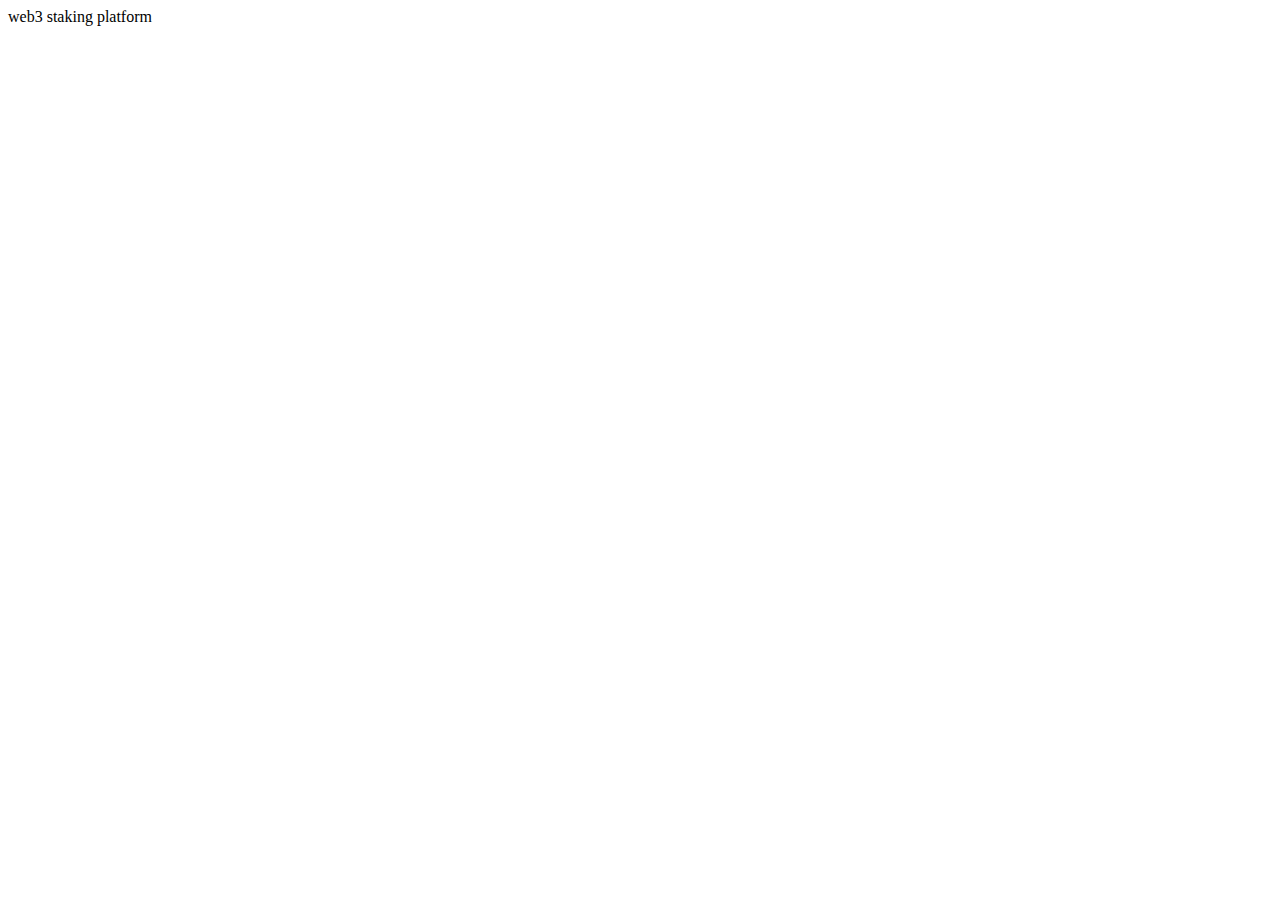
<file: index.html>
<!DOCTYPE html>
<html lang="en">

<head>
    <meta charset="UTF-8">
    <meta http-equiv="X-UA-Compatible" content="IE=edge">
    <meta name="viewport" content="width=device-width, initial-scale=1.0">
    <title>Stak3s</title>
</head>

<body>
    web3 staking platform
</body>

</html>
</file>
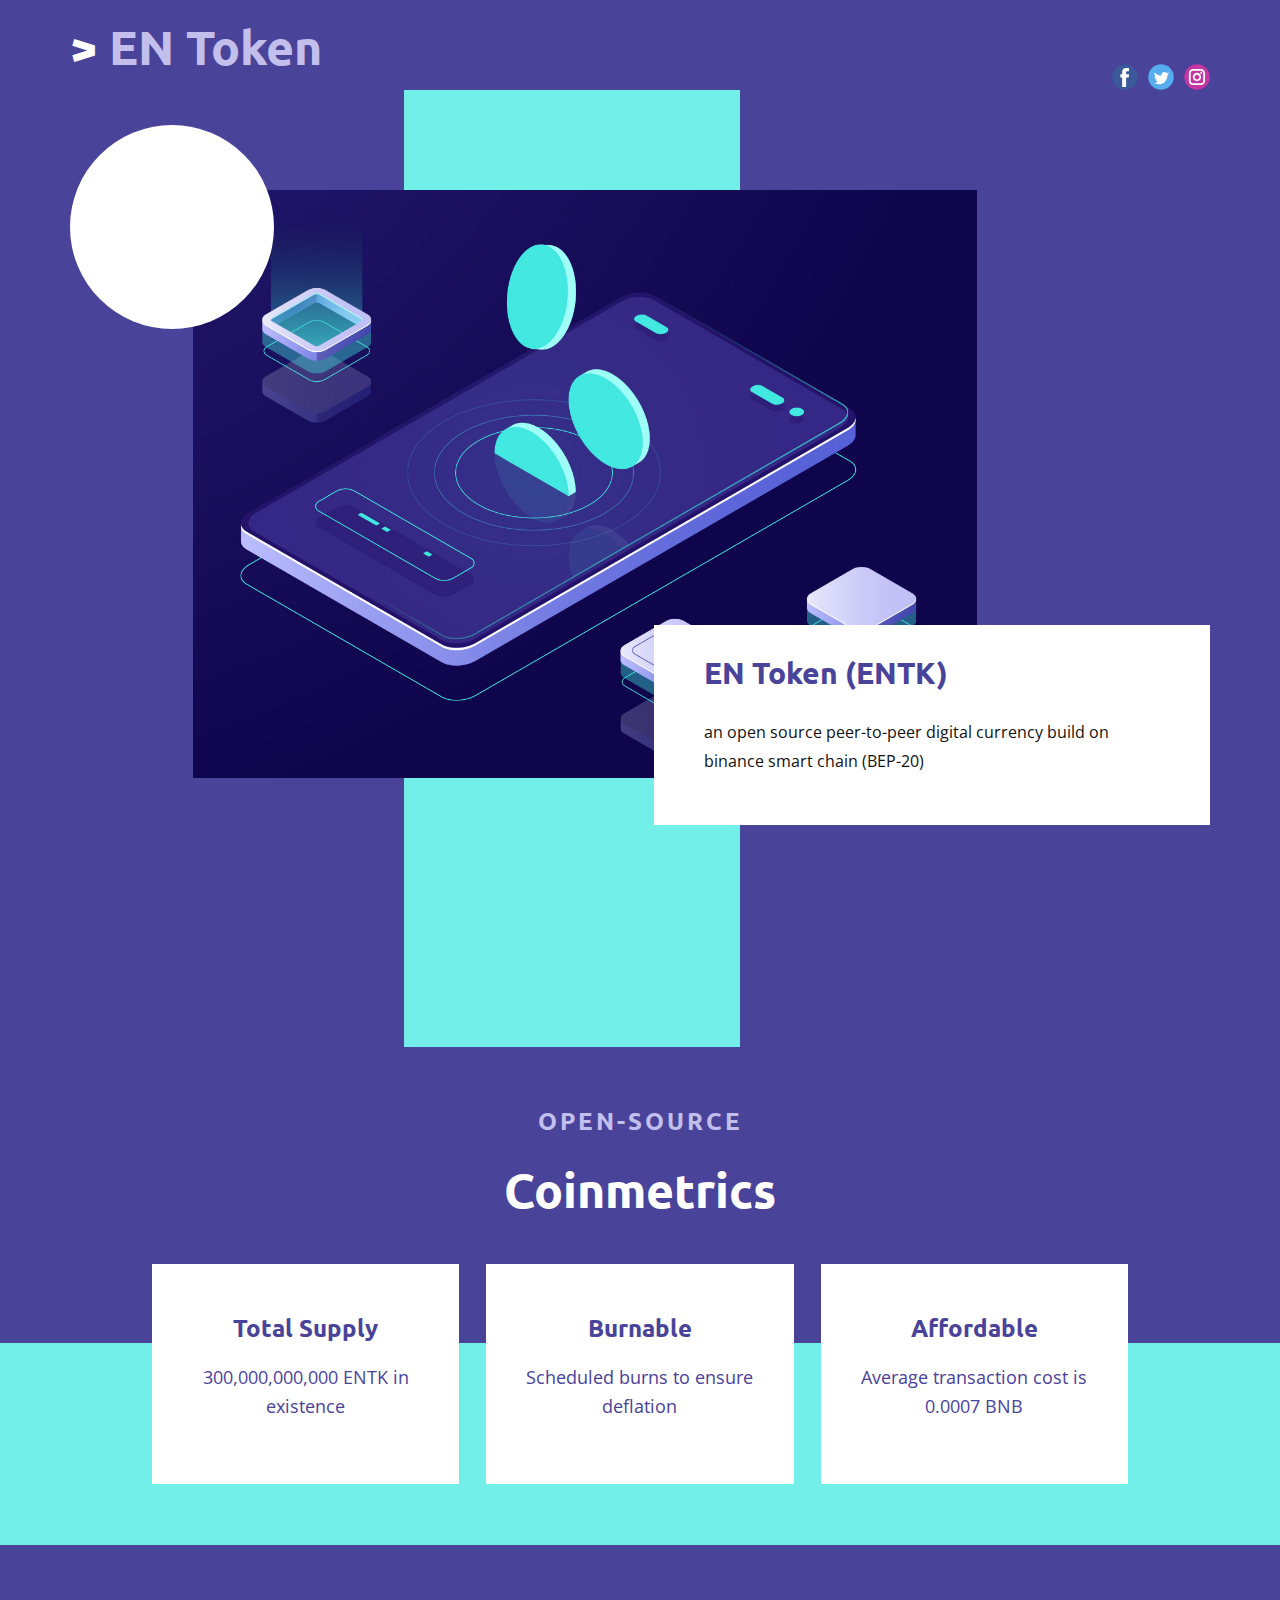
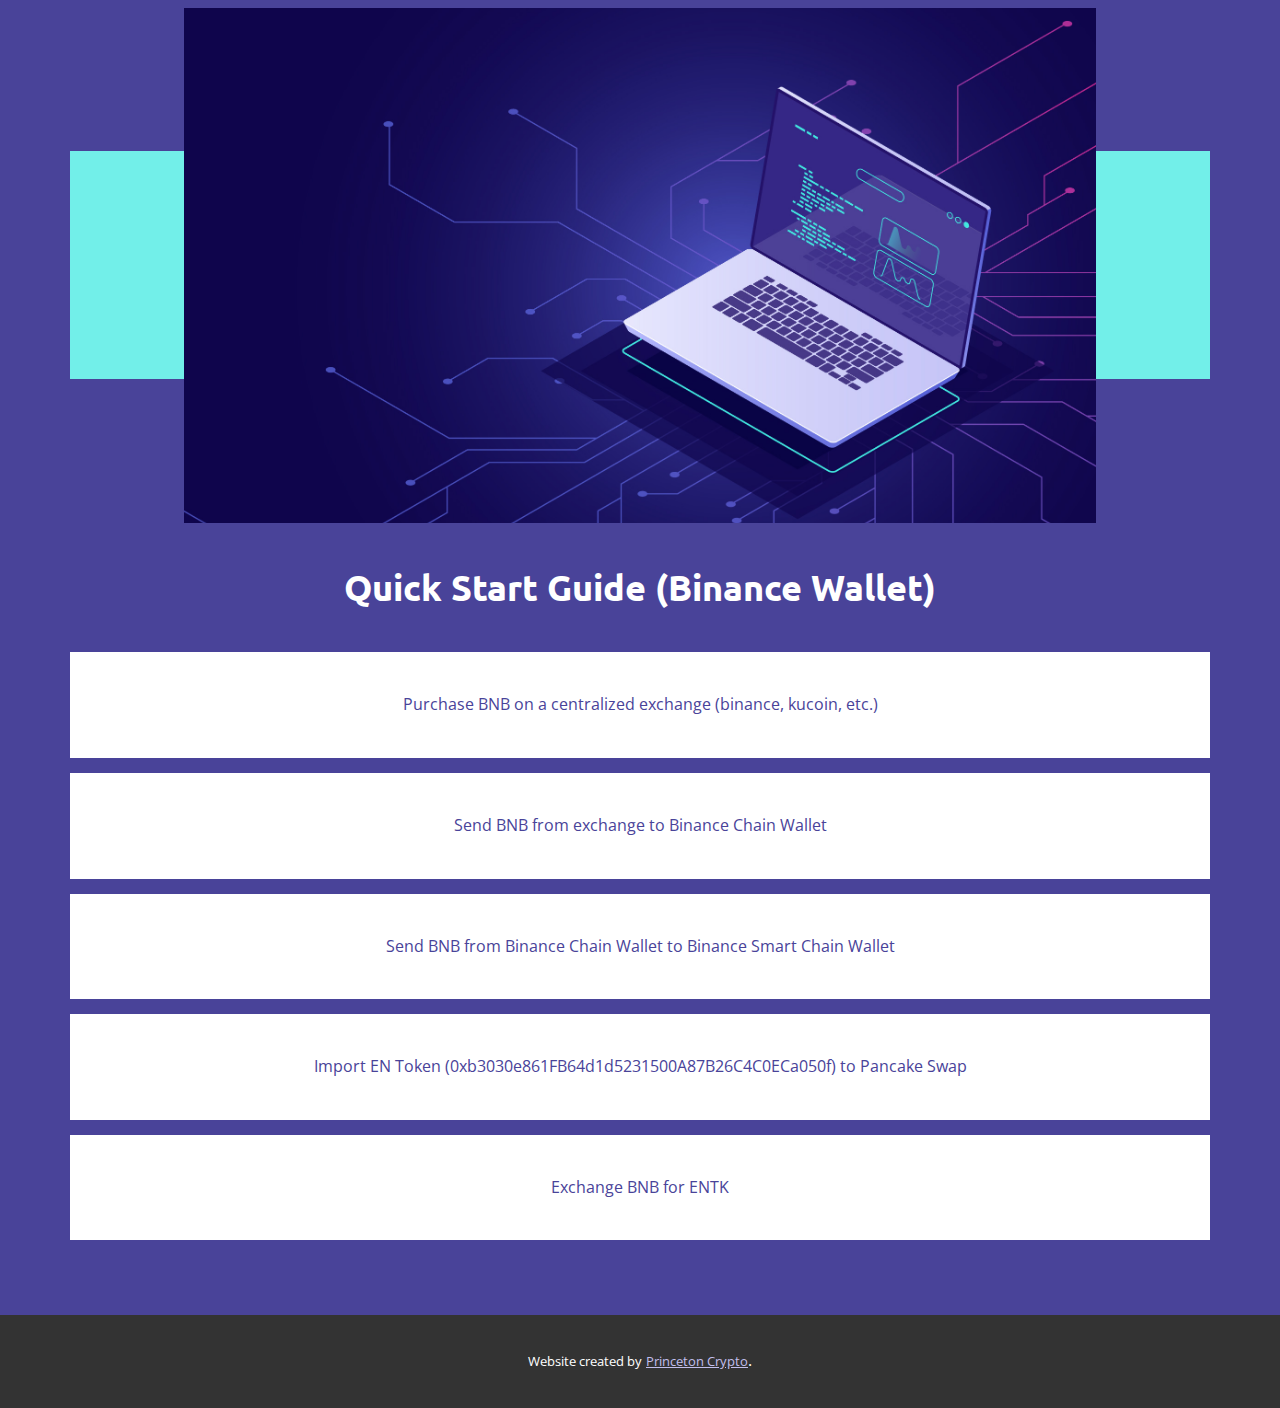
<file: entoken/index.html>
<html style="font-size: 16px;" class="u-responsive-xl">

<head>
    <meta name="viewport" content="width=device-width, initial-scale=1.0">
    <meta charset="utf-8">
    <meta name="keywords" content="Data Visualization">
    <meta name="description" content="">
    <meta name="page_type" content="np-template-header-footer-from-plugin">
    <title>EN Token</title>
    <link rel="stylesheet" href="nicepage.css" media="screen">
    <script class="u-script" type="text/javascript" src="//static.nicepage.com/shared/assets/jquery-1.9.1.min.js"
        defer=""></script>
    <script class="u-script" type="text/javascript"
        src="//capp.nicepage.com/c699e78b6b83a4d2296334b41c32e7ec31dfd1c9/nicepage.js" defer=""></script>
    <meta name="generator" content="Nicepage 3.11.0, nicepage.com">
    <link id="u-theme-google-font" rel="stylesheet"
        href="https://fonts.googleapis.com/css?family=Ubuntu:300,300i,400,400i,500,500i,700,700i|Open+Sans:300,300i,400,400i,600,600i,700,700i,800,800i">
    <link id="u-page-google-font" rel="stylesheet"
        href="https://fonts.googleapis.com/css?family=Ubuntu:300,300i,400,400i,500,500i,700,700i|PT+Sans:400,400i,700,700i">
    <style class="u-style">
        .u-section-2 {
            background-image: none;
        }

        .u-section-2 .u-sheet-1 {
            min-height: 957px;
        }

        .u-section-2 .u-shape-1 {
            width: 336px;
            left: 334px;
            background-image: none;
            right: auto;
        }

        .u-section-2 .u-image-1 {
            width: 784px;
            height: 588px;
            margin: 100px auto 0 123px;
        }

        .u-section-2 .u-group-1 {
            width: 556px;
            min-height: 348px;
            margin: -153px 0 0 auto;
        }

        .u-section-2 .u-container-layout-1 {
            padding: 30px 50px;
        }

        .u-section-2 .u-text-1 {
            font-weight: 700;
            font-size: 1.875rem;
            margin: 0;
        }

        .u-section-2 .u-text-2 {
            line-height: 1.8;
            margin: 27px 0 0;
        }

        .u-section-2 .u-btn-1 {
            border-style: none none solid;
            padding: 0;
        }

        .u-section-2 .u-text-3 {
            margin: 20px 226px 0 0;
        }

        .u-section-2 .u-btn-2 {
            border-style: none none solid;
            padding: 0;
        }

        .u-section-2 .u-btn-3 {
            letter-spacing: 2px;
            text-transform: uppercase;
            font-weight: 700;
            border-style: none;
            background-image: none;
            margin: 20px auto 0 0;
        }

        .u-section-2 .u-shape-2 {
            width: 204px;
            height: 204px;
            background-image: none;
            margin: -833px auto 60px 0;
        }

        @media (max-width: 1199px) {
            .u-section-2 .u-shape-1 {
                left: 246px;
            }

            .u-section-2 .u-image-1 {
                width: 762px;
                height: 507px;
                margin-top: 117px;
                margin-left: auto;
            }

            .u-section-2 .u-group-1 {
                margin-top: -88px;
            }
        }

        @media (max-width: 991px) {
            .u-section-2 .u-sheet-1 {
                min-height: 100vh;
            }

            .u-section-2 .u-shape-1 {
                width: 304px;
                left: 183px;
            }

            .u-section-2 .u-image-1 {
                width: 599px;
                height: 449px;
                margin-top: 109px;
                margin-right: 50px;
            }

            .u-section-2 .u-group-1 {
                width: 466px;
                margin-top: -55px;
            }

            .u-section-2 .u-container-layout-1 {
                padding-left: 30px;
                padding-right: 30px;
            }

            .u-section-2 .u-text-3 {
                margin-right: 136px;
            }

            .u-section-2 .u-shape-2 {
                width: 170px;
                height: 170px;
                margin-top: -800px;
            }
        }

        @media (max-width: 767px) {
            .u-section-2 .u-sheet-1 {
                min-height: 866px;
            }

            .u-section-2 .u-shape-1 {
                width: 232px;
                height: 868px;
                left: auto;
                bottom: auto;
                right: auto;
                top: auto;
                margin: 0 125px 0 auto;
            }

            .u-section-2 .u-image-1 {
                width: 453px;
                height: 340px;
                margin-top: -759px;
                margin-right: 36px;
            }

            .u-section-2 .u-group-1 {
                width: 415px;
                min-height: 384px;
                margin-top: -47px;
            }

            .u-section-2 .u-text-3 {
                margin-right: 85px;
            }

            .u-section-2 .u-shape-2 {
                width: 138px;
                height: 138px;
                margin-top: -735px;
            }
        }

        @media (max-width: 575px) {
            .u-section-2 .u-sheet-1 {
                min-height: 869px;
            }

            .u-section-2 .u-shape-1 {
                width: 242px;
                left: 4px;
                right: auto;
                height: auto;
                margin: initial;
            }

            .u-section-2 .u-image-1 {
                width: 318px;
                height: 243px;
                margin-top: 109px;
                margin-right: 0;
            }

            .u-section-2 .u-group-1 {
                width: 318px;
                min-height: 386px;
                margin-top: 50px;
            }

            .u-section-2 .u-text-1 {
                font-size: 1.25rem;
            }

            .u-section-2 .u-text-3 {
                margin-right: 50px;
            }

            .u-section-2 .u-shape-2 {
                width: 116px;
                height: 116px;
                margin-top: -737px;
            }
        }
    </style>
    <style class="u-style">
        .u-section-3 {
            background-image: none;
            min-height: 792px;
        }

        .u-section-3 .u-text-1 {
            text-transform: uppercase;
            letter-spacing: 3px;
            font-style: normal;
            margin: 60px 162px 0;
        }

        .u-section-3 .u-text-2 {
            text-transform: none;
            font-weight: 600;
            font-size: 3rem;
            margin: 27px 162px 0;
        }

        .u-section-3 .u-shape-1 {
            height: 202px;
            margin-top: 128px;
            margin-bottom: 0;
        }

        .u-section-3 .u-list-1 {
            min-height: 351px;
            grid-template-columns: repeat(3, calc(33.3333% - 18px));
            width: 976px;
            grid-gap: 27px;
            margin: -281px auto 0;
        }

        .u-section-3 .u-list-item-1 {
            background-image: none;
        }

        .u-section-3 .u-container-layout-1 {
            padding: 20px;
        }

        .u-section-3 .u-image-1 {
            height: 228px;
            margin-top: 0;
            margin-bottom: 0;
            margin-left: 0;
        }

        .u-section-3 .u-text-3 {
            font-weight: 700;
            margin-top: 30px;
            margin-bottom: 0;
            margin-left: 0;
        }

        .u-section-3 .u-text-4 {
            margin-top: 20px;
            margin-bottom: 0;
            font-size: 1.125rem;
            margin-left: 0;
        }

        .u-section-3 .u-list-item-2 {
            background-image: none;
        }

        .u-section-3 .u-container-layout-2 {
            padding: 20px;
        }

        .u-section-3 .u-image-2 {
            height: 228px;
            margin-top: 0;
            margin-bottom: 0;
            margin-left: 0;
        }

        .u-section-3 .u-text-5 {
            font-weight: 700;
            margin-top: 30px;
            margin-bottom: 0;
            margin-left: 0;
        }

        .u-section-3 .u-text-6 {
            margin-top: 20px;
            margin-bottom: 0;
            font-size: 1.125rem;
            margin-left: 0;
        }

        .u-section-3 .u-list-item-3 {
            background-image: none;
        }

        .u-section-3 .u-container-layout-3 {
            padding: 20px;
        }

        .u-section-3 .u-image-3 {
            height: 228px;
            margin-top: 0;
            margin-bottom: 0;
            margin-left: 0;
        }

        .u-section-3 .u-text-7 {
            font-weight: 700;
            margin-top: 30px;
            margin-bottom: 0;
            margin-left: 0;
        }

        .u-section-3 .u-text-8 {
            margin-top: 20px;
            margin-bottom: 0;
            font-size: 1.125rem;
            margin-left: 0;
        }

        .u-section-3 .u-btn-1 {
            letter-spacing: 2px;
            text-transform: uppercase;
            font-weight: 700;
            border-style: solid;
            background-image: none;
            margin: 41px auto 0;
        }

        .u-section-3 .u-text-9 {
            font-size: 1.125rem;
            font-weight: 300;
            line-height: 1.8;
            margin: 30px 372px 60px;
        }

        .u-section-3 .u-btn-2 {
            border-style: none none solid;
            padding: 0;
        }

        @media (max-width: 1199px) {
            .u-section-3 {
                min-height: 730px;
            }

            .u-section-3 .u-text-1 {
                margin-left: 62px;
                margin-right: 62px;
            }

            .u-section-3 .u-text-2 {
                margin-left: 62px;
                margin-right: 62px;
            }

            .u-section-3 .u-list-1 {
                min-height: 289px;
                grid-template-columns: repeat(3, calc(33.333333333333336% - 18px));
                width: 940px;
                height: auto;
            }

            .u-section-3 .u-image-1 {
                height: 219px;
                margin-left: initial;
            }

            .u-section-3 .u-image-2 {
                height: 219px;
                margin-left: initial;
            }

            .u-section-3 .u-image-3 {
                height: 219px;
                margin-left: initial;
            }

            .u-section-3 .u-text-9 {
                width: 556px;
                margin-right: 272px;
                margin-left: 272px;
            }
        }

        @media (max-width: 991px) {
            .u-section-3 {
                min-height: 1105px;
            }

            .u-section-3 .u-text-1 {
                width: 525px;
                margin-left: auto;
                margin-right: auto;
            }

            .u-section-3 .u-text-2 {
                width: auto;
                margin-left: 50px;
                margin-right: 50px;
            }

            .u-section-3 .u-list-1 {
                min-height: 664px;
                grid-template-columns: repeat(2, calc(50% - 13.5px));
                width: 720px;
            }

            .u-section-3 .u-image-1 {
                height: 256px;
                margin-left: initial;
            }

            .u-section-3 .u-image-2 {
                height: 256px;
                margin-left: initial;
            }

            .u-section-3 .u-image-3 {
                height: 256px;
                margin-left: initial;
            }

            .u-section-3 .u-text-9 {
                margin-right: 162px;
                margin-left: 162px;
            }
        }

        @media (max-width: 767px) {
            .u-section-3 .u-text-1 {
                width: auto;
                margin-left: 58px;
                margin-right: 58px;
            }

            .u-section-3 .u-text-2 {
                margin-left: 56px;
                margin-right: 56px;
            }

            .u-section-3 .u-shape-1 {
                margin-top: 168px;
            }

            .u-section-3 .u-list-1 {
                grid-template-columns: 100%;
                width: 540px;
                margin-top: -321px;
            }

            .u-section-3 .u-container-layout-1 {
                padding: 30px;
            }

            .u-section-3 .u-image-1 {
                height: 416px;
                margin-left: initial;
            }

            .u-section-3 .u-container-layout-2 {
                padding: 30px;
            }

            .u-section-3 .u-image-2 {
                height: 416px;
                margin-left: initial;
            }

            .u-section-3 .u-container-layout-3 {
                padding: 30px;
            }

            .u-section-3 .u-image-3 {
                height: 416px;
                margin-left: initial;
            }

            .u-section-3 .u-text-9 {
                width: 540px;
                margin-right: calc(((100% - 540px) / 2));
                margin-left: calc(((100% - 540px) / 2));
            }
        }

        @media (max-width: 575px) {
            .u-section-3 .u-text-1 {
                margin-top: -124px;
                margin-left: 0;
                margin-right: 0;
            }

            .u-section-3 .u-text-2 {
                margin-left: 0;
                margin-right: 0;
                font-size: 2.25rem;
            }

            .u-section-3 .u-list-1 {
                width: 340px;
            }

            .u-section-3 .u-container-layout-1 {
                padding-left: 20px;
                padding-right: 20px;
            }

            .u-section-3 .u-image-1 {
                height: 277px;
                margin-left: initial;
            }

            .u-section-3 .u-container-layout-2 {
                padding-left: 20px;
                padding-right: 20px;
            }

            .u-section-3 .u-image-2 {
                height: 277px;
                margin-left: initial;
            }

            .u-section-3 .u-container-layout-3 {
                padding-left: 20px;
                padding-right: 20px;
            }

            .u-section-3 .u-image-3 {
                height: 277px;
                margin-left: initial;
            }

            .u-section-3 .u-text-9 {
                width: 340px;
                margin-right: calc(((100% - 340px) / 2));
                margin-left: calc(((100% - 340px) / 2));
            }
        }
    </style>
    <style class="u-style">
        .u-section-4 {
            background-image: none;
            min-height: 742px;
        }

        .u-section-4 .u-shape-1 {
            width: calc(((100% - 1140px) / 2) + 523px);
            height: 167px;
            margin: 60px auto 0 0;
        }

        .u-section-4 .u-layout-wrap-1 {
            width: 790px;
            margin: -394px auto 0 calc(((100% - 1140px) / 2));
        }

        .u-section-4 .u-layout-cell-1 {
            min-height: 620px;
        }

        .u-section-4 .u-container-layout-1 {
            padding: 30px;
        }

        .u-section-4 .u-text-1 {
            font-size: 4.5rem;
            font-weight: 700;
            margin: 0;
        }

        .u-section-4 .u-image-1 {
            height: 413px;
            margin: 20px auto 0;
        }

        .u-section-4 .u-text-2 {
            font-size: 1.125rem;
            margin: 20px 362px 0 0;
        }

        .u-section-4 .u-btn-1 {
            border-style: none none solid;
            font-weight: 400;
            padding: 0;
        }

        .u-section-4 .u-list-1 {
            width: 350px;
            min-height: 572px;
            grid-template-columns: repeat(1, 100%);
            grid-gap: 10px;
            margin: -572px calc(((100% - 1140px) / 2)) -166px auto;
        }

        .u-section-4 .u-container-layout-2 {
            padding: 30px;
        }

        .u-section-4 .u-text-3 {
            font-size: 1.5rem;
            font-weight: 700;
            text-transform: uppercase;
            letter-spacing: 2px;
            margin: 0;
        }

        .u-section-4 .u-text-4 {
            margin: 20px 0 0 51px;
        }

        .u-section-4 .u-btn-2 {
            border-style: none none solid;
            margin-left: 51px;
            margin-right: 51px;
            text-transform: uppercase;
            letter-spacing: 3px;
            margin-top: 20px;
            padding: 0;
        }

        .u-section-4 .u-container-layout-3 {
            padding: 30px;
        }

        .u-section-4 .u-text-5 {
            font-size: 1.5rem;
            font-weight: 700;
            text-transform: uppercase;
            letter-spacing: 2px;
            margin: 0;
        }

        .u-section-4 .u-text-6 {
            margin: 20px 0 0 51px;
        }

        .u-section-4 .u-btn-3 {
            border-style: none none solid;
            margin-left: 51px;
            margin-right: 51px;
            text-transform: uppercase;
            letter-spacing: 3px;
            margin-top: 20px;
            padding: 0;
        }

        @media (max-width: 1199px) {
            .u-section-4 {
                min-height: 724px;
            }

            .u-section-4 .u-shape-1 {
                width: calc(((100% - 940px) / 2) + 523px);
                margin-top: 50px;
            }

            .u-section-4 .u-layout-wrap-1 {
                width: 624px;
                margin-left: calc(((100% - 940px) / 2));
            }

            .u-section-4 .u-layout-cell-1 {
                min-height: 624px;
            }

            .u-section-4 .u-text-1 {
                font-size: 3.625rem;
            }

            .u-section-4 .u-image-1 {
                margin-right: initial;
                margin-left: initial;
            }

            .u-section-4 .u-text-2 {
                margin-right: 196px;
            }

            .u-section-4 .u-list-1 {
                width: 306px;
                grid-template-columns: 100%;
                height: auto;
                margin-top: -594px;
                margin-right: calc(((100% - 940px) / 2));
                margin-bottom: -155px;
            }
        }

        @media (max-width: 991px) {
            .u-section-4 {
                min-height: 1017px;
            }

            .u-section-4 .u-shape-1 {
                width: calc(((100% - 720px) / 2) + 523px);
                margin-top: 55px;
            }

            .u-section-4 .u-layout-wrap-1 {
                margin-left: calc(((100% - 720px) / 2));
            }

            .u-section-4 .u-layout-cell-1 {
                min-height: 100px;
            }

            .u-section-4 .u-list-1 {
                width: 720px;
                min-height: 283px;
                grid-template-columns: repeat(2, calc(50% - 5px));
                margin-top: 20px;
                margin-right: auto;
                margin-bottom: -172px;
            }
        }

        @media (max-width: 767px) {
            .u-section-4 {
                min-height: 1162px;
            }

            .u-section-4 .u-shape-1 {
                width: calc(((100% - 540px) / 2) + 523px);
                margin-top: 196px;
            }

            .u-section-4 .u-layout-wrap-1 {
                width: 540px;
                margin-left: calc(((100% - 540px) / 2));
            }

            .u-section-4 .u-container-layout-1 {
                padding-left: 10px;
                padding-right: 10px;
            }

            .u-section-4 .u-image-1 {
                height: 381px;
                margin-right: initial;
                margin-left: initial;
            }

            .u-section-4 .u-text-2 {
                margin-right: 152px;
            }

            .u-section-4 .u-list-1 {
                width: 540px;
                grid-template-columns: 100%;
                margin-right: calc(((100% - 540px) / 2));
                margin-bottom: -31px;
            }

            .u-section-4 .u-container-layout-2 {
                padding-left: 10px;
                padding-right: 10px;
            }

            .u-section-4 .u-text-4 {
                margin-left: 0;
            }

            .u-section-4 .u-btn-2 {
                margin-left: 0;
                margin-right: 0;
            }

            .u-section-4 .u-container-layout-3 {
                padding-left: 10px;
                padding-right: 10px;
            }

            .u-section-4 .u-text-6 {
                margin-left: 0;
            }

            .u-section-4 .u-btn-3 {
                margin-left: 0;
                margin-right: 0;
            }
        }

        @media (max-width: 575px) {
            .u-section-4 {
                min-height: 1028px;
            }

            .u-section-4 .u-shape-1 {
                width: calc(((100% - 340px) / 2) + 278px);
                height: 140px;
                margin-top: 165px;
            }

            .u-section-4 .u-layout-wrap-1 {
                width: 340px;
                margin-top: -251px;
                margin-left: calc(((100% - 340px) / 2));
            }

            .u-section-4 .u-text-1 {
                font-size: 2rem;
            }

            .u-section-4 .u-image-1 {
                height: 234px;
                margin-right: initial;
                margin-left: initial;
            }

            .u-section-4 .u-text-2 {
                margin-right: 0;
            }

            .u-section-4 .u-list-1 {
                width: 340px;
                margin-right: auto;
                margin-bottom: 40px;
            }
        }
    </style>
    <style class="u-style">
        .u-section-5 {
            background-image: none;
        }

        .u-section-5 .u-sheet-1 {
            min-height: 204px;
        }

        .u-section-5 .u-layout-wrap-1 {
            margin: 33px 0;
        }

        .u-section-5 .u-layout-cell-1 {
            min-height: 136px;
        }

        .u-section-5 .u-container-layout-1 {
            padding: 30px 60px;
        }

        .u-section-5 .u-text-1 {
            font-size: 2.5rem;
            margin: 15px 0;
        }

        .u-section-5 .u-layout-cell-2 {
            min-height: 136px;
        }

        .u-section-5 .u-container-layout-2 {
            padding: 30px 60px;
        }

        .u-section-5 .u-btn-1 {
            border-style: solid;
            text-transform: uppercase;
            font-weight: 600;
            font-size: 0.875rem;
            letter-spacing: 2px;
            background-image: none;
            margin: 0 auto;
            padding: 10px 39px 10px 37px;
        }

        @media (max-width: 1199px) {
            .u-section-5 .u-sheet-1 {
                min-height: 165px;
            }

            .u-section-5 .u-layout-wrap-1 {
                margin-right: initial;
                margin-left: initial;
            }

            .u-section-5 .u-layout-cell-1 {
                min-height: 100px;
            }

            .u-section-5 .u-container-layout-1 {
                padding-right: 44px;
                padding-left: 22px;
            }

            .u-section-5 .u-text-1 {
                font-size: 2.25rem;
            }

            .u-section-5 .u-layout-cell-2 {
                min-height: 100px;
            }
        }

        @media (max-width: 991px) {
            .u-section-5 .u-sheet-1 {
                min-height: 126px;
            }

            .u-section-5 .u-container-layout-1 {
                padding-right: 30px;
            }

            .u-section-5 .u-text-1 {
                font-size: 1.75rem;
            }

            .u-section-5 .u-container-layout-2 {
                padding-left: 30px;
                padding-right: 30px;
            }
        }

        @media (max-width: 767px) {
            .u-section-5 .u-sheet-1 {
                min-height: 100px;
            }

            .u-section-5 .u-container-layout-1 {
                padding-left: 10px;
                padding-right: 10px;
            }

            .u-section-5 .u-text-1 {
                width: auto;
            }

            .u-section-5 .u-container-layout-2 {
                padding-left: 10px;
                padding-right: 10px;
            }
        }

        @media (max-width: 575px) {
            .u-section-5 .u-text-1 {
                font-size: 2.25rem;
            }
        }
    </style>
    <style class="u-style">
        .u-section-6 {
            background-image: none;
        }

        .u-section-6 .u-sheet-1 {
            min-height: 1100px;
        }

        .u-section-6 .u-shape-1 {
            width: 114px;
            height: 114px;
            margin: 60px 30px 0 auto;
        }

        .u-section-6 .u-layout-wrap-1 {
            width: 983px;
            margin: 63px auto 0 70px;
        }

        .u-section-6 .u-layout-cell-1 {
            min-height: 581px;
            background-image: none;
        }

        .u-section-6 .u-container-layout-1 {
            padding: 30px;
        }

        .u-section-6 .u-text-1 {
            font-size: 1.25rem;
            font-weight: 300;
            line-height: 1.8;
            margin: 0;
        }

        .u-section-6 .u-btn-1 {
            border-style: none none solid;
            padding: 0;
        }

        .u-section-6 .u-btn-2 {
            border-style: none;
            letter-spacing: 2px;
            text-transform: uppercase;
            font-weight: 600;
            margin: 53px auto 0 0;
        }

        .u-section-6 .u-image-1 {
            min-height: 581px;
            background-image: url("//images01.nicepage.com/c461c07a441a5d220e8feb1a/4748304f03e25ca19f35ad7e/gffgfg-min.jpg");
            background-position: 50% 50%;
        }

        .u-section-6 .u-container-layout-2 {
            padding: 30px 30px 0;
        }

        .u-section-6 .u-group-1 {
            width: 474px;
            min-height: 316px;
            background-image: none;
            margin: -108px 0 0 auto;
        }

        .u-section-6 .u-container-layout-3 {
            padding: 26px 30px;
        }

        .u-section-6 .u-text-2 {
            font-weight: 700;
            font-size: 2.75rem;
            margin: 0;
        }

        @media (max-width: 1199px) {
            .u-section-6 .u-sheet-1 {
                min-height: 1075px;
            }

            .u-section-6 .u-shape-1 {
                margin-top: 67px;
            }

            .u-section-6 .u-layout-wrap-1 {
                width: 826px;
                margin-right: 47px;
                margin-left: auto;
            }

            .u-section-6 .u-layout-cell-1 {
                min-height: 556px;
            }

            .u-section-6 .u-image-1 {
                min-height: 556px;
            }

            .u-section-6 .u-group-1 {
                margin-bottom: 60px;
            }
        }

        @media (max-width: 991px) {
            .u-section-6 .u-sheet-1 {
                min-height: 1011px;
            }

            .u-section-6 .u-shape-1 {
                margin-top: 70px;
            }

            .u-section-6 .u-layout-wrap-1 {
                width: 691px;
                margin-right: auto;
                margin-left: 0;
            }

            .u-section-6 .u-layout-cell-1 {
                min-height: 100px;
            }

            .u-section-6 .u-text-1 {
                font-size: 1.125rem;
            }

            .u-section-6 .u-image-1 {
                min-height: 426px;
            }

            .u-section-6 .u-container-layout-2 {
                padding-bottom: 0;
            }

            .u-section-6 .u-group-1 {
                width: 400px;
                min-height: 324px;
                margin-bottom: 10px;
            }

            .u-section-6 .u-text-2 {
                font-size: 2.25rem;
            }
        }

        @media (max-width: 767px) {
            .u-section-6 .u-sheet-1 {
                min-height: 1376px;
            }

            .u-section-6 .u-shape-1 {
                margin-top: 60px;
            }

            .u-section-6 .u-layout-wrap-1 {
                width: 460px;
                margin-right: 30px;
                margin-left: auto;
            }

            .u-section-6 .u-image-1 {
                min-height: 518px;
            }

            .u-section-6 .u-container-layout-2 {
                padding-left: 10px;
                padding-right: 10px;
            }

            .u-section-6 .u-group-1 {
                width: 377px;
                min-height: 284px;
                margin-top: -73px;
                margin-bottom: -194px;
            }
        }

        @media (max-width: 575px) {
            .u-section-6 .u-sheet-1 {
                min-height: 1291px;
            }

            .u-section-6 .u-shape-1 {
                margin-top: -159px;
            }

            .u-section-6 .u-layout-wrap-1 {
                width: 310px;
                margin-right: auto;
                margin-left: 0;
            }

            .u-section-6 .u-layout-cell-1 {
                min-height: 382px;
            }

            .u-section-6 .u-container-layout-1 {
                padding-left: 20px;
                padding-right: 20px;
            }

            .u-section-6 .u-image-1 {
                min-height: 385px;
            }

            .u-section-6 .u-group-1 {
                width: 310px;
                min-height: 261px;
                margin-top: -66px;
                margin-bottom: -158px;
            }

            .u-section-6 .u-container-layout-3 {
                padding-left: 20px;
                padding-right: 20px;
            }

            .u-section-6 .u-text-2 {
                font-size: 1.875rem;
            }
        }
    </style>
    <style class="u-style">
        .u-section-7 {
            background-image: none;
        }

        .u-section-7 .u-sheet-1 {
            min-height: 527px;
        }

        .u-section-7 .u-layout-wrap-1 {
            margin-top: 60px;
            margin-bottom: 60px;
        }

        .u-section-7 .u-layout-cell-1 {
            min-height: 407px;
        }

        .u-section-7 .u-container-layout-1 {
            padding: 30px;
        }

        .u-section-7 .u-text-1 {
            margin-top: 0;
            font-size: 3.75rem;
            margin-bottom: 0;
            margin-left: 0;
        }

        .u-section-7 .u-shape-1 {
            width: 107px;
            height: 107px;
            margin: 67px auto 0 0;
        }

        .u-section-7 .u-layout-cell-2 {
            min-height: 407px;
        }

        .u-section-7 .u-container-layout-2 {
            padding: 30px;
        }

        .u-section-7 .u-text-2 {
            margin-top: 0;
            margin-bottom: 0;
            font-size: 1.25rem;
            margin-left: 0;
            font-weight: 300;
        }

        .u-section-7 .u-btn-1 {
            text-transform: uppercase;
            letter-spacing: 2px;
            border-style: none;
            background-image: none;
            font-weight: 700;
            margin: 41px auto 0 0;
        }

        @media (max-width: 1199px) {
            .u-section-7 .u-sheet-1 {
                min-height: 456px;
            }

            .u-section-7 .u-layout-cell-1 {
                min-height: 336px;
            }

            .u-section-7 .u-layout-cell-2 {
                min-height: 336px;
            }
        }

        @media (max-width: 991px) {
            .u-section-7 .u-sheet-1 {
                min-height: 220px;
            }

            .u-section-7 .u-layout-cell-1 {
                min-height: 100px;
            }

            .u-section-7 .u-text-1 {
                font-size: 2.5rem;
            }

            .u-section-7 .u-layout-cell-2 {
                min-height: 100px;
            }
        }

        @media (max-width: 767px) {
            .u-section-7 .u-sheet-1 {
                min-height: 320px;
            }

            .u-section-7 .u-container-layout-1 {
                padding-left: 10px;
                padding-right: 10px;
            }

            .u-section-7 .u-container-layout-2 {
                padding-left: 10px;
                padding-right: 10px;
            }
        }

        @media (max-width: 575px) {
            .u-section-7 .u-text-1 {
                font-size: 2.25rem;
            }
        }
    </style>
    <style class="u-style">
        .u-section-8 {
            background-image: none;
        }

        .u-section-8 .u-sheet-1 {
            min-height: 968px;
        }

        .u-section-8 .u-shape-1 {
            height: 228px;
            margin-top: 204px;
            margin-bottom: 0;
        }

        .u-section-8 .u-image-1 {
            height: 515px;
            width: 912px;
            margin: -371px auto 0;
        }

        .u-section-8 .u-text-1 {
            width: 645px;
            margin: 45px auto 0;
        }

        .u-section-8 .u-text-2 {
            width: 645px;
            line-height: 1.8;
            font-size: 1.25rem;
            font-weight: 300;
            margin: 22px auto 0;
        }

        .u-section-8 .u-text-3 {
            font-size: 1.125rem;
            font-weight: 300;
            line-height: 1.8;
            width: 556px;
            margin: 20px auto 0;
        }

        .u-section-8 .u-btn-1 {
            border-style: none none solid;
            padding: 0;
        }

        .u-section-8 .u-btn-2 {
            letter-spacing: 2px;
            text-transform: uppercase;
            font-weight: 700;
            border-style: solid;
            background-image: none;
            margin: 34px auto 60px;
        }

        @media (max-width: 1199px) {
            .u-section-8 .u-sheet-1 {
                min-height: 920px;
            }

            .u-section-8 .u-shape-1 {
                margin-top: 60px;
            }

            .u-section-8 .u-image-1 {
                height: 457px;
                width: 810px;
                margin-top: -323px;
            }

            .u-section-8 .u-text-1 {
                margin-top: 55px;
            }
        }

        @media (max-width: 991px) {
            .u-section-8 .u-sheet-1 {
                min-height: 870px;
            }

            .u-section-8 .u-shape-1 {
                margin-top: 155px;
            }

            .u-section-8 .u-image-1 {
                height: 383px;
                width: 613px;
                margin-top: -299px;
            }
        }

        @media (max-width: 767px) {
            .u-section-8 .u-sheet-1 {
                min-height: 791px;
            }

            .u-section-8 .u-shape-1 {
                margin-top: 55px;
            }

            .u-section-8 .u-image-1 {
                height: 306px;
                width: 456px;
                margin-top: -267px;
            }

            .u-section-8 .u-text-1 {
                width: 540px;
            }

            .u-section-8 .u-text-2 {
                width: 540px;
            }

            .u-section-8 .u-text-3 {
                width: 540px;
            }
        }

        @media (max-width: 575px) {
            .u-section-8 .u-sheet-1 {
                min-height: 692px;
            }

            .u-section-8 .u-shape-1 {
                height: 81px;
            }

            .u-section-8 .u-image-1 {
                height: 180px;
                width: 285px;
                margin-top: -130px;
            }

            .u-section-8 .u-text-1 {
                width: 340px;
                margin-top: 32px;
            }

            .u-section-8 .u-text-2 {
                width: 340px;
            }

            .u-section-8 .u-text-3 {
                width: 340px;
            }
        }
    </style>
    <style class="u-style">
        .u-section-9 {
            background-image: none;
        }

        .u-section-9 .u-sheet-1 {
            min-height: 653px;
        }

        .u-section-9 .u-shape-1 {
            width: 483px;
            height: 652px;
            margin: 0 auto 0 0;
        }

        .u-section-9 .u-layout-wrap-1 {
            width: 1072px;
            margin: -595px 0 58px auto;
        }

        .u-section-9 .u-image-1 {
            min-height: 538px;
            background-image: url("//images01.nicepage.com/c461c07a441a5d220e8feb1a/248f288b31f35a72ba5bf92f/b4f60df5-647e-b99f-a687-ec47c26aa869.jpg");
            background-position: 50% 50%;
        }

        .u-section-9 .u-container-layout-1 {
            padding: 30px;
        }

        .u-section-9 .u-layout-cell-2 {
            min-height: 538px;
        }

        .u-section-9 .u-container-layout-2 {
            padding: 30px;
        }

        .u-section-9 .u-form-1 {
            height: 308px;
            margin: 0 -60px 0 0;
        }

        .u-section-9 .u-label-1 {
            font-size: 1.125rem;
        }

        .u-section-9 .u-label-2 {
            font-size: 1.125rem;
        }

        .u-section-9 .u-label-3 {
            font-size: 1.125rem;
        }

        .u-section-9 .u-btn-1 {
            font-size: 1rem;
            letter-spacing: 2px;
            border-style: none;
            background-image: none;
            width: 100%;
            font-weight: 600;
            text-transform: uppercase;
        }

        .u-section-9 .u-text-1 {
            font-size: 1.125rem;
            font-weight: 300;
            line-height: 1.8;
            margin: 45px 0 0;
        }

        .u-section-9 .u-btn-2 {
            border-style: none none solid;
            padding: 0;
        }

        @media (max-width: 1199px) {
            .u-section-9 .u-shape-1 {
                width: 411px;
                left: 0;
                right: auto;
                height: auto;
                margin: initial;
            }

            .u-section-9 .u-layout-wrap-1 {
                width: 883px;
                margin-top: 60px;
                margin-bottom: 58px;
            }

            .u-section-9 .u-image-1 {
                min-height: 531px;
            }

            .u-section-9 .u-layout-cell-2 {
                min-height: 531px;
            }

            .u-section-9 .u-form-1 {
                margin-right: initial;
                margin-left: initial;
            }
        }

        @media (max-width: 991px) {
            .u-section-9 .u-sheet-1 {
                min-height: 477px;
            }

            .u-section-9 .u-shape-1 {
                width: 219px;
                height: auto;
                margin: initial;
            }

            .u-section-9 .u-layout-wrap-1 {
                width: 675px;
            }

            .u-section-9 .u-image-1 {
                min-height: 506px;
            }

            .u-section-9 .u-layout-cell-2 {
                min-height: 506px;
            }
        }

        @media (max-width: 767px) {
            .u-section-9 .u-sheet-1 {
                min-height: 1236px;
            }

            .u-section-9 .u-shape-1 {
                height: 416px;
                margin-top: 60px;
                margin-bottom: 0;
                width: auto;
                left: auto;
                bottom: auto;
                right: auto;
                top: auto;
            }

            .u-section-9 .u-layout-wrap-1 {
                width: 443px;
                margin-top: -356px;
                margin-right: auto;
                margin-bottom: -197px;
            }

            .u-section-9 .u-image-1 {
                min-height: 550px;
            }

            .u-section-9 .u-container-layout-1 {
                padding-right: 10px;
                padding-left: 0;
            }

            .u-section-9 .u-container-layout-2 {
                padding-left: 10px;
                padding-right: 10px;
            }
        }

        @media (max-width: 575px) {
            .u-section-9 .u-sheet-1 {
                min-height: 947px;
            }

            .u-section-9 .u-shape-1 {
                height: 283px;
                width: auto;
                margin-right: initial;
                margin-left: initial;
            }

            .u-section-9 .u-layout-wrap-1 {
                width: 280px;
                margin-top: -231px;
                margin-bottom: 60px;
            }

            .u-section-9 .u-image-1 {
                min-height: 298px;
            }

            .u-section-9 .u-layout-cell-2 {
                min-height: 471px;
            }
        }
    </style>

    <script type="application/ld+json">
        {
            "@context": "http://schema.org",
            "@type": "Organization",
            "name": "",
            "url": "https://website311965.nicepage.io/Page-4.html",
            "logo": "//capp.nicepage.com/caaf3dabdc5482fbd5fe8fdfcc39c450546e8ccf/images/default-logo.png",
            "sameAs": []
        }
    </script>
    <meta property="og:title" content="Page 4">
    <meta property="og:type" content="website">
    <meta name="theme-color" content="#494399">
    <link rel="canonical" href="https://website311965.nicepage.io/Page-4.html">
    <meta property="og:url" content="https://website311965.nicepage.io/Page-4.html">

</head>

<body class="u-body">
    <header class="u-align-center-sm u-align-center-xs u-clearfix u-header u-palette-1-base u-header" id="sec-05fe">
        <div class="u-clearfix u-sheet u-sheet-1">
            <h1>><a href="https://nicepage.com" class="u-text u-text-1" data-image-width="80" data-image-height="40">
                    EN Token
                </a></h1>
            <div class="u-social-icons u-spacing-10 u-social-icons-1">
                <a class="u-social-url" title="facebook" target="_blank" href=""><span
                        class="u-icon u-icon-circle u-social-facebook u-social-icon u-icon-1"><svg class="u-svg-link"
                            preserveAspectRatio="xMidYMin slice" viewBox="0 0 112 112" style="">
                            <use xlink:href="#svg-e48e"></use>
                        </svg><svg class="u-svg-content" viewBox="0 0 112 112" x="0" y="0" id="svg-e48e">
                            <circle fill="currentColor" cx="56.1" cy="56.1" r="55"></circle>
                            <path fill="#FFFFFF" d="M73.5,31.6h-9.1c-1.4,0-3.6,0.8-3.6,3.9v8.5h12.6L72,58.3H60.8v40.8H43.9V58.3h-8V43.9h8v-9.2
            c0-6.7,3.1-17,17-17h12.5v13.9H73.5z"></path>
                        </svg></span>
                </a>
                <a class="u-social-url" title="twitter" target="_blank" href=""><span
                        class="u-icon u-icon-circle u-social-icon u-social-twitter u-icon-2"><svg class="u-svg-link"
                            preserveAspectRatio="xMidYMin slice" viewBox="0 0 112 112" style="">
                            <use xlink:href="#svg-82c8"></use>
                        </svg><svg class="u-svg-content" viewBox="0 0 112 112" x="0" y="0" id="svg-82c8">
                            <circle fill="currentColor" class="st0" cx="56.1" cy="56.1" r="55"></circle>
                            <path fill="#FFFFFF" d="M83.8,47.3c0,0.6,0,1.2,0,1.7c0,17.7-13.5,38.2-38.2,38.2C38,87.2,31,85,25,81.2c1,0.1,2.1,0.2,3.2,0.2
            c6.3,0,12.1-2.1,16.7-5.7c-5.9-0.1-10.8-4-12.5-9.3c0.8,0.2,1.7,0.2,2.5,0.2c1.2,0,2.4-0.2,3.5-0.5c-6.1-1.2-10.8-6.7-10.8-13.1
            c0-0.1,0-0.1,0-0.2c1.8,1,3.9,1.6,6.1,1.7c-3.6-2.4-6-6.5-6-11.2c0-2.5,0.7-4.8,1.8-6.7c6.6,8.1,16.5,13.5,27.6,14
            c-0.2-1-0.3-2-0.3-3.1c0-7.4,6-13.4,13.4-13.4c3.9,0,7.3,1.6,9.8,4.2c3.1-0.6,5.9-1.7,8.5-3.3c-1,3.1-3.1,5.8-5.9,7.4
            c2.7-0.3,5.3-1,7.7-2.1C88.7,43,86.4,45.4,83.8,47.3z"></path>
                        </svg></span>
                </a>
                <a class="u-social-url" title="instagram" target="_blank" href=""><span
                        class="u-icon u-icon-circle u-social-icon u-social-instagram u-icon-3"><svg class="u-svg-link"
                            preserveAspectRatio="xMidYMin slice" viewBox="0 0 112 112" style="">
                            <use xlink:href="#svg-8fd9"></use>
                        </svg><svg class="u-svg-content" viewBox="0 0 112 112" x="0" y="0" id="svg-8fd9">
                            <circle fill="currentColor" cx="56.1" cy="56.1" r="55"></circle>
                            <path fill="#FFFFFF"
                                d="M55.9,38.2c-9.9,0-17.9,8-17.9,17.9C38,66,46,74,55.9,74c9.9,0,17.9-8,17.9-17.9C73.8,46.2,65.8,38.2,55.9,38.2
            z M55.9,66.4c-5.7,0-10.3-4.6-10.3-10.3c-0.1-5.7,4.6-10.3,10.3-10.3c5.7,0,10.3,4.6,10.3,10.3C66.2,61.8,61.6,66.4,55.9,66.4z">
                            </path>
                            <path fill="#FFFFFF"
                                d="M74.3,33.5c-2.3,0-4.2,1.9-4.2,4.2s1.9,4.2,4.2,4.2s4.2-1.9,4.2-4.2S76.6,33.5,74.3,33.5z">
                            </path>
                            <path fill="#FFFFFF" d="M73.1,21.3H38.6c-9.7,0-17.5,7.9-17.5,17.5v34.5c0,9.7,7.9,17.6,17.5,17.6h34.5c9.7,0,17.5-7.9,17.5-17.5V38.8
            C90.6,29.1,82.7,21.3,73.1,21.3z M83,73.3c0,5.5-4.5,9.9-9.9,9.9H38.6c-5.5,0-9.9-4.5-9.9-9.9V38.8c0-5.5,4.5-9.9,9.9-9.9h34.5
            c5.5,0,9.9,4.5,9.9,9.9V73.3z"></path>
                        </svg></span>
                </a>
            </div>
            <!-- <nav class="u-align-left u-menu u-menu-dropdown u-offcanvas u-menu-1 u-enable-responsive"
                data-responsive-from="XL">
                <div class="menu-collapse"
                    style="font-size: 1rem; letter-spacing: 0px; font-weight: 500; text-transform: uppercase;">
                    <a class="u-button-style u-custom-active-border-color u-custom-active-color u-custom-border u-custom-border-color u-custom-borders u-custom-hover-border-color u-custom-hover-color u-custom-left-right-menu-spacing u-custom-padding-bottom u-custom-text-active-color u-custom-text-color u-custom-text-hover-color u-custom-top-bottom-menu-spacing u-nav-link"
                        href="#" style="padding: 1px 0px; font-size: calc(1em + 2px);">
                        <svg class="u-svg-link" preserveAspectRatio="xMidYMin slice" viewBox="0 0 302 302" style="">
                            <use xlink:href="#svg-8a8f"></use>
                        </svg>
                        <svg xmlns="http://www.w3.org/2000/svg" xmlns:xlink="http://www.w3.org/1999/xlink" version="1.1"
                            id="svg-8a8f" x="0px" y="0px" viewBox="0 0 302 302"
                            style="enable-background:new 0 0 302 302;" xml:space="preserve" class="u-svg-content">
                            <g>
                                <rect y="36" width="302" height="30"></rect>
                                <rect y="236" width="302" height="30"></rect>
                                <rect y="136" width="302" height="30"></rect>
                            </g>
                            <g></g>
                            <g></g>
                            <g></g>
                            <g></g>
                            <g></g>
                            <g></g>
                            <g></g>
                            <g></g>
                            <g></g>
                            <g></g>
                            <g></g>
                            <g></g>
                            <g></g>
                            <g></g>
                            <g></g>
                        </svg>
                    </a>
                </div>
                <div class="u-custom-menu u-nav-container">
                    <ul class="u-nav u-spacing-2 u-unstyled u-nav-1">
                        <li class="u-nav-item"><a
                                class="u-active-grey-5 u-border-active-palette-1-base u-border-hover-palette-1-base u-button-style u-hover-grey-10 u-nav-link u-text-active-grey-90 u-text-body-alt-color u-text-hover-grey-90 active"
                                href="/Page-4.html" data-page-id="313607" style="padding: 10px 20px;">Page 4</a>
                        </li>
                        <li class="u-nav-item"><a
                                class="u-active-grey-5 u-border-active-palette-1-base u-border-hover-palette-1-base u-button-style u-hover-grey-10 u-nav-link u-text-active-grey-90 u-text-body-alt-color u-text-hover-grey-90"
                                href="/Page-7.html" data-page-id="314058" style="padding: 10px 20px;">Page 7</a>
                        </li>
                    </ul>
                </div>
                <div class="u-custom-menu u-nav-container-collapse">
                    <div
                        class="u-align-center u-black u-container-style u-inner-container-layout u-opacity u-opacity-95 u-sidenav">
                        <div class="u-inner-container-layout u-sidenav-overflow">
                            <div class="u-menu-close"></div>
                            <ul class="u-align-center u-nav u-popupmenu-items u-unstyled u-nav-2">
                                <li class="u-nav-item"><a class="u-button-style u-nav-link active" href="/Page-4.html"
                                        data-page-id="313607" style="padding: 10px 20px;">Page 4</a>
                                </li>
                            </ul>
                        </div>
                    </div>
                    <div class="u-black u-menu-overlay u-opacity u-opacity-70"></div>
                </div>
                <style class="offcanvas-style">
                    .u-offcanvas .u-sidenav {
                        flex-basis: 250px !important;
                    }

                    .u-offcanvas:not(.u-menu-open-right) .u-sidenav {
                        margin-left: -250px;
                    }

                    .u-offcanvas.u-menu-open-right .u-sidenav {
                        margin-right: -250px;
                    }

                    @keyframes menu-shift-left {
                        from {
                            left: 0;
                        }

                        to {
                            left: 250px;
                        }
                    }

                    @keyframes menu-unshift-left {
                        from {
                            left: 250px;
                        }

                        to {
                            left: 0;
                        }
                    }

                    @keyframes menu-shift-right {
                        from {
                            right: 0;
                        }

                        to {
                            right: 250px;
                        }
                    }

                    @keyframes menu-unshift-right {
                        from {
                            right: 250px;
                        }

                        to {
                            right: 0;
                        }
                    }
                </style>
            </nav> -->
        </div>
    </header>

    <section class="u-align-center u-clearfix u-palette-1-base u-section-2" id="sec-f60b">
        <div class="u-clearfix u-sheet u-sheet-1">
            <div
                class="u-absolute-hcenter-xs u-expanded-height-lg u-expanded-height-md u-expanded-height-xl u-expanded-height-xs u-palette-4-light-1 u-shape u-shape-rectangle u-shape-1">
            </div>
            <img class="u-image u-image-1" src="xsx.jpg" data-image-width="1200" data-image-height="900">
            <div class="u-align-left u-container-style u-group u-white u-group-1" style="min-height: 200px;">
                <div class="u-container-layout u-container-layout-1">
                    <h3 class="u-text u-text-palette-1-base u-text-1">EN Token (ENTK)</h3>
                    <p class="u-text u-text-2">
                        an open source peer-to-peer digital currency build on binance smart chain (BEP-20)
                    </p>
                </div>
            </div>
            <div class="u-shape u-shape-circle u-white u-shape-2" style="margin-top:-700px;"></div>
        </div>
    </section>
    <section style="min-height:500px;"
        class="u-align-center u-clearfix u-palette-1-base u-valign-middle-sm u-valign-middle-xs u-section-3"
        id="carousel_e21f">
        <h4 class="u-text u-text-palette-1-light-2 u-text-1">Open-source</h4>
        <h1 class="u-text u-text-2">Coinmetrics</h1>
        <div class="u-expanded-width u-palette-4-light-1 u-shape u-shape-rectangle u-shape-1"></div>
        <div class="u-list u-repeater u-list-1" style="min-height:220px;">
            <div
                class="u-align-center u-container-style u-list-item u-repeater-item u-shape-rectangle u-white u-list-item-1">
                <div class="u-container-layout u-similar-container u-valign-top u-container-layout-1">
                    <!-- <img src="images01.nicepage.com/c461c07a441a5d220e8feb1a/045e8f59a68d57989b61ca43/3.jpg" alt=""
                        class="u-expanded-width u-image u-image-default u-image-1" data-image-width="900"
                        data-image-height="878"> -->
                    <h4 class="u-text u-text-palette-1-base u-text-3">Total Supply</h4>
                    <p class="u-text u-text-palette-1-base u-text-4">300,000,000,000 ENTK in existence</p>
                </div>
            </div>
            <div
                class="u-align-center u-container-style u-list-item u-repeater-item u-shape-rectangle u-video-cover u-white u-list-item-2">
                <div class="u-container-layout u-similar-container u-valign-top u-container-layout-2">
                    <!-- <img src="images01.nicepage.com/c461c07a441a5d220e8feb1a/c9800c0d1fa5538ab471fedd/2.jpg" alt=""
                        class="u-expanded-width u-image u-image-default u-image-2" data-image-width="900"
                        data-image-height="878"> -->
                    <h4 class="u-text u-text-palette-1-base u-text-5">Burnable</h4>
                    <p class="u-text u-text-palette-1-base u-text-6">Scheduled burns to ensure deflation</p>
                </div>
            </div>
            <div
                class="u-align-center u-container-style u-list-item u-repeater-item u-shape-rectangle u-video-cover u-white u-list-item-3">
                <div class="u-container-layout u-similar-container u-valign-top u-container-layout-3">
                    <!-- <img src="images01.nicepage.com/c461c07a441a5d220e8feb1a/c3664c7c1ef45e43bcdeaef8/1.jpg" alt=""
                        class="u-expanded-width u-image u-image-contain u-image-default u-image-3"
                        data-image-width="900" data-image-height="878"> -->
                    <h4 class="u-text u-text-palette-1-base u-text-7">Affordable</h4>
                    <p class="u-text u-text-palette-1-base u-text-8">Average transaction cost is 0.0007 BNB</p>
                </div>
            </div>
        </div>
    </section>
    <section class="u-align-center u-clearfix u-palette-1-base u-section-8" id="sec-5d76" style="padding-bottom:75px;">
        <div class="u-clearfix u-sheet u-valign-middle-lg u-valign-middle-sm u-valign-middle-xs u-sheet-1">
            <div class="u-expanded-width u-palette-4-light-1 u-shape u-shape-rectangle u-shape-1"></div>
            <img class="u-align-left u-image u-left-0 u-image-1" data-image-width="1600" data-image-height="1000"
                src="1055-Converted.jpg">
            <h2 class="u-text u-text-1">Quick Start Guide (Binance Wallet)</h2>
            <div style="background-color:white; padding:20px 30px;margin-top:45px;">
                <p class="u-text u-text-palette-1-base u-text-4">Purchase BNB on a centralized exchange (binance,
                    kucoin, etc.)</p>
            </div>
            <div style="background-color:white; padding:20px 30px;margin-top:15px;">
                <p class="u-text u-text-palette-1-base u-text-4">Send BNB from exchange to Binance Chain Wallet</p>
            </div>
            <div style="background-color:white; padding:20px 30px;margin-top:15px;">
                <p class="u-text u-text-palette-1-base u-text-4">Send BNB from Binance Chain Wallet to Binance Smart
                    Chain
                    Wallet</p>
            </div>
            <div style="background-color:white; padding:20px 30px;margin-top:15px;">
                <p class="u-text u-text-palette-1-base u-text-4">Import EN Token
                    (0xb3030e861FB64d1d5231500A87B26C4C0ECa050f) to Pancake Swap</p>
            </div>
            <div style="background-color:white; padding:20px 30px;margin-top:15px;">
                <p class="u-text u-text-palette-1-base u-text-4">Exchange BNB for ENTK</p>
            </div>
        </div>
    </section>
    <!-- <section
        class="u-align-center-lg u-align-center-md u-align-center-sm u-align-center-xs u-clearfix u-palette-1-base u-valign-middle-lg u-valign-middle-md u-valign-middle-sm u-valign-middle-xl u-section-4"
        id="sec-a2e8">
        <div class="u-palette-4-light-1 u-shape u-shape-rectangle u-shape-1"></div>
        <div class="u-clearfix u-layout-wrap u-layout-wrap-1">
            <div class="u-layout">
                <div class="u-layout-row">
                    <div class="u-container-style u-layout-cell u-size-60 u-layout-cell-1">
                        <div class="u-container-layout u-container-layout-1">
                            <h2 class="u-text u-text-1">Data Visualization</h2>
                            <img src="images01.nicepage.com/c461c07a441a5d220e8feb1a/36ce725bf40750538513d5d5/1055-Converted.jpg"
                                alt="" class="u-expanded-width u-image u-image-default u-image-1"
                                data-image-width="1980" data-image-height="1320">
                            <p class="u-text u-text-body-alt-color u-text-2">Image from&nbsp;<b>
                                    <a href="https://www.freepik.com/vectors/computer"
                                        class="u-border-1 u-border-white u-btn u-button-link u-button-style u-none u-text-body-alt-color u-btn-1"
                                        target="_blank">Freepik</a></b>
                            </p>
                        </div>
                    </div>
                </div>
            </div>
        </div>
        <div class="u-list u-repeater u-list-1">
            <div class="u-container-style u-list-item u-repeater-item">
                <div class="u-container-layout u-similar-container u-container-layout-2">
                    <h3 class="u-text u-text-3">01. About</h3>
                    <p class="u-text u-text-4">Sample text. Click to select the text box. Click again or double click to
                        start editing the text.</p>
                    <a href="#"
                        class="u-active-none u-border-2 u-border-white u-btn u-button-style u-hover-none u-none u-text-active-palette-2-light-3 u-text-body-alt-color u-text-hover-palette-3-light-3 u-btn-2">more</a>
                </div>
            </div>
            <div class="u-container-style u-list-item u-repeater-item">
                <div class="u-container-layout u-similar-container u-container-layout-3">
                    <h3 class="u-text u-text-5">02. Cloud</h3>
                    <p class="u-text u-text-6">Sample text. Click to select the text box. Click again or double click to
                        start editing the text.</p>
                    <a href="#"
                        class="u-active-none u-border-2 u-border-white u-btn u-button-style u-hover-none u-none u-text-active-palette-2-light-3 u-text-body-alt-color u-text-hover-palette-3-light-3 u-btn-3">more<span
                            class="u-text-body-alt-color"></span>
                        <span class="u-text-body-alt-color"></span>
                    </a>
                </div>
            </div>
        </div>
    </section>
    <section class="u-clearfix u-color-scheme-u10 u-color-style-multicolor-1 u-palette-4-light-1 u-section-5"
        id="sec-d871">
        <div class="u-clearfix u-sheet u-valign-middle u-sheet-1">
            <div class="u-clearfix u-expanded-width u-layout-wrap u-layout-wrap-1">
                <div class="u-layout">
                    <div class="u-layout-row">
                        <div
                            class="u-align-center-sm u-align-center-xs u-align-left-lg u-align-left-md u-align-left-xl u-container-style u-layout-cell u-left-cell u-size-42 u-layout-cell-1">
                            <div class="u-container-layout u-valign-middle u-container-layout-1">
                                <h3 class="u-custom-font u-font-ubuntu u-text u-text-1">Our people make the difference!
                                </h3>
                            </div>
                        </div>
                        <div
                            class="u-align-center u-container-style u-layout-cell u-right-cell u-size-18 u-layout-cell-2">
                            <div class="u-container-layout u-valign-middle u-container-layout-2">
                                <a href="###"
                                    class="u-active-palette-4-base u-border-0 u-btn u-btn-round u-button-style u-hover-palette-4-base u-palette-1-base u-radius-50 u-btn-1">Read
                                    More</a>
                            </div>
                        </div>
                    </div>
                </div>
            </div>
        </div>
    </section>
    <section class="u-clearfix u-palette-1-dark-1 u-section-6" id="sec-ed1e">
        <div class="u-clearfix u-sheet u-valign-middle-xl u-valign-middle-xs u-sheet-1">
            <div class="u-palette-4-light-1 u-shape u-shape-circle u-shape-1"></div>
            <div class="u-clearfix u-layout-wrap u-layout-wrap-1">
                <div class="u-layout">
                    <div class="u-layout-row">
                        <div
                            class="u-align-left u-container-style u-layout-cell u-left-cell u-shape-rectangle u-size-23 u-white u-layout-cell-1">
                            <div class="u-container-layout u-valign-middle u-container-layout-1">
                                <p class="u-text u-text-1">Vitae congue mauris rhoncus aenean vel elit scelerisque.
                                    Consequat nisl vel pretium lectus quam id leo in vitae. Dictum sit amet justo donec
                                    enim diam vulputate.&nbsp;<br>
                                    <br>Image from <a href="https://www.freepik.com/vectors/infographic"
                                        class="u-active-none u-border-1 u-border-black u-btn u-button-link u-button-style u-hover-none u-none u-text-body-color u-btn-1"
                                        target="_blank">Freepik</a>
                                </p>
                                <a href="#"
                                    class="u-btn u-btn-round u-button-style u-hover-palette-1-dark-1 u-palette-1-base u-radius-50 u-btn-2">learn
                                    more</a>
                            </div>
                        </div>
                        <div class="u-align-center u-container-style u-image u-layout-cell u-right-cell u-size-37 u-image-1"
                            data-image-width="1200" data-image-height="1233">
                            <div class="u-container-layout u-valign-top u-container-layout-2"></div>
                        </div>
                    </div>
                </div>
            </div>
            <div class="u-align-left u-container-style u-group u-palette-4-light-1 u-group-1">
                <div class="u-container-layout u-valign-middle u-container-layout-3">
                    <h3 class="u-custom-font u-font-pt-sans u-text u-text-palette-1-base u-text-2">Colocation and cloud
                        services offer businesses alternatives to housing their data</h3>
                </div>
            </div>
        </div>
    </section>
    <section class="u-clearfix u-palette-1-base u-section-7" id="sec-14cc">
        <div class="u-clearfix u-sheet u-valign-middle u-sheet-1">
            <div class="u-clearfix u-expanded-width u-layout-wrap u-layout-wrap-1">
                <div class="u-layout">
                    <div class="u-layout-row">
                        <div class="u-container-style u-layout-cell u-left-cell u-size-30 u-layout-cell-1">
                            <div class="u-container-layout u-valign-top u-container-layout-1">
                                <h1 class="u-text u-text-1">High availability infrastructure</h1>
                                <div class="u-palette-4-light-1 u-shape u-shape-circle u-shape-1"></div>
                            </div>
                        </div>
                        <div class="u-container-style u-layout-cell u-right-cell u-size-30 u-layout-cell-2">
                            <div class="u-container-layout u-valign-top u-container-layout-2">
                                <p class="u-text u-text-2">Egestas purus viverra accumsan in nisl nisi scelerisque eu
                                    ultrices. Malesuada proin libero nunc consequat interdum varius sit amet mattis.
                                    Pharetra pharetra massa massa ultricies mi quis hendrerit dolor. Proin nibh nisl
                                    condimentum id venenatis a condimentum vitae sapien.&nbsp;</p>
                                <a href="###"
                                    class="u-active-white u-btn u-btn-round u-button-style u-hover-white u-palette-4-light-1 u-radius-50 u-text-active-palette-1-base u-text-hover-palette-1-base u-text-palette-1-base u-btn-1">contact
                                    us</a>
                            </div>
                        </div>
                    </div>
                </div>
            </div>
        </div>
    </section>
    
    <section class="u-clearfix u-palette-1-base u-section-9" id="carousel_6c7c">
        <div class="u-clearfix u-sheet u-valign-middle-lg u-valign-middle-xs u-sheet-1">
            <div
                class="u-expanded-height-lg u-expanded-height-md u-expanded-width-sm u-expanded-width-xs u-palette-4-light-1 u-shape u-shape-rectangle u-shape-1">
            </div>
            <div class="u-clearfix u-layout-wrap u-layout-wrap-1">
                <div class="u-gutter-0 u-layout">
                    <div class="u-layout-row">
                        <div class="u-container-style u-image u-layout-cell u-left-cell u-size-30 u-image-1"
                            data-image-width="1200" data-image-height="959">
                            <div class="u-container-layout u-container-layout-1"></div>
                        </div>
                        <div
                            class="u-align-center u-container-style u-layout-cell u-right-cell u-size-30 u-layout-cell-2">
                            <div class="u-container-layout u-valign-middle u-container-layout-2">
                                <div class="u-expanded-width u-form u-form-1">
                                    <form action="https://nicepage.com/editor/Forms/Process" method="POST"
                                        class="u-block-18ab-9 u-clearfix u-form-spacing-15 u-form-vertical u-inner-form"
                                        source="email">
                                       
                                        <input type="hidden" id="siteId" name="siteId" value="311965">
                                        <input type="hidden" id="pageId" name="pageId" value="313607">
                                        <div class="u-form-group u-form-name">
                                            <label for="name-76c6"
                                                class="u-form-control-hidden u-label u-label-1">Name</label>
                                            <input type="text" placeholder="Enter your Name" id="name-76c6" name="name"
                                                class="u-border-3 u-border-no-left u-border-no-right u-border-no-top u-border-white u-input u-input-rectangle"
                                                required="">
                                        </div>
                                        <div class="u-form-email u-form-group">
                                            <label for="email-76c6"
                                                class="u-form-control-hidden u-label u-label-2">Email</label>
                                            <input type="email" placeholder="Enter a valid email address"
                                                id="email-76c6" name="email"
                                                class="u-border-3 u-border-no-left u-border-no-right u-border-no-top u-border-white u-input u-input-rectangle"
                                                required="">
                                        </div>
                                        <div class="u-form-group u-form-message">
                                            <label for="message-76c6"
                                                class="u-form-control-hidden u-label u-label-3">Message</label>
                                            <textarea placeholder="Enter your message" rows="4" cols="50"
                                                id="message-76c6" name="message"
                                                class="u-border-3 u-border-no-left u-border-no-right u-border-no-top u-border-white u-input u-input-rectangle"
                                                required=""></textarea>
                                        </div>
                                        <div class="u-align-center u-form-group u-form-submit">
                                            <a href="#"
                                                class="u-btn u-btn-submit u-button-style u-hover-palette-1-dark-1 u-palette-4-base u-btn-1">Submit</a>
                                            <input type="submit" value="submit" class="u-form-control-hidden">
                                        </div>
                                        <div class="u-form-send-message u-form-send-success"> Thank you! Your message
                                            has been sent. </div>
                                        <div class="u-form-send-error u-form-send-message"> Unable to send your message.
                                            Please fix errors then try again. </div>
                                        <input type="hidden" value="" name="recaptchaResponse">
                                    </form>
                                </div>
                                <p class="u-align-center u-text u-text-1">Image from <a
                                        href="https://www.freepik.com/vectors/banner"
                                        class="u-active-none u-border-1 u-border-white u-btn u-button-link u-button-style u-hover-none u-none u-text-body-alt-color u-btn-2"
                                        target="_blank">Freepik</a>
                                </p>
                            </div>
                        </div>
                    </div>
                </div>
            </div>
        </div>
    </section> -->


    <footer class="u-align-center u-clearfix u-footer u-grey-80 u-footer" id="sec-e3f5">
        <section class="u-backlink u-clearfix u-grey-80">
            <p class="u-text">
                <span>Website </span>
                <span>created by</span>
            </p>
            <a class="u-link" href="https://princetoncrypto.org" target="_blank">
                <span>Princeton Crypto</span>
            </a>.
        </section>

    </footer>

</body>

</html>
</file>
